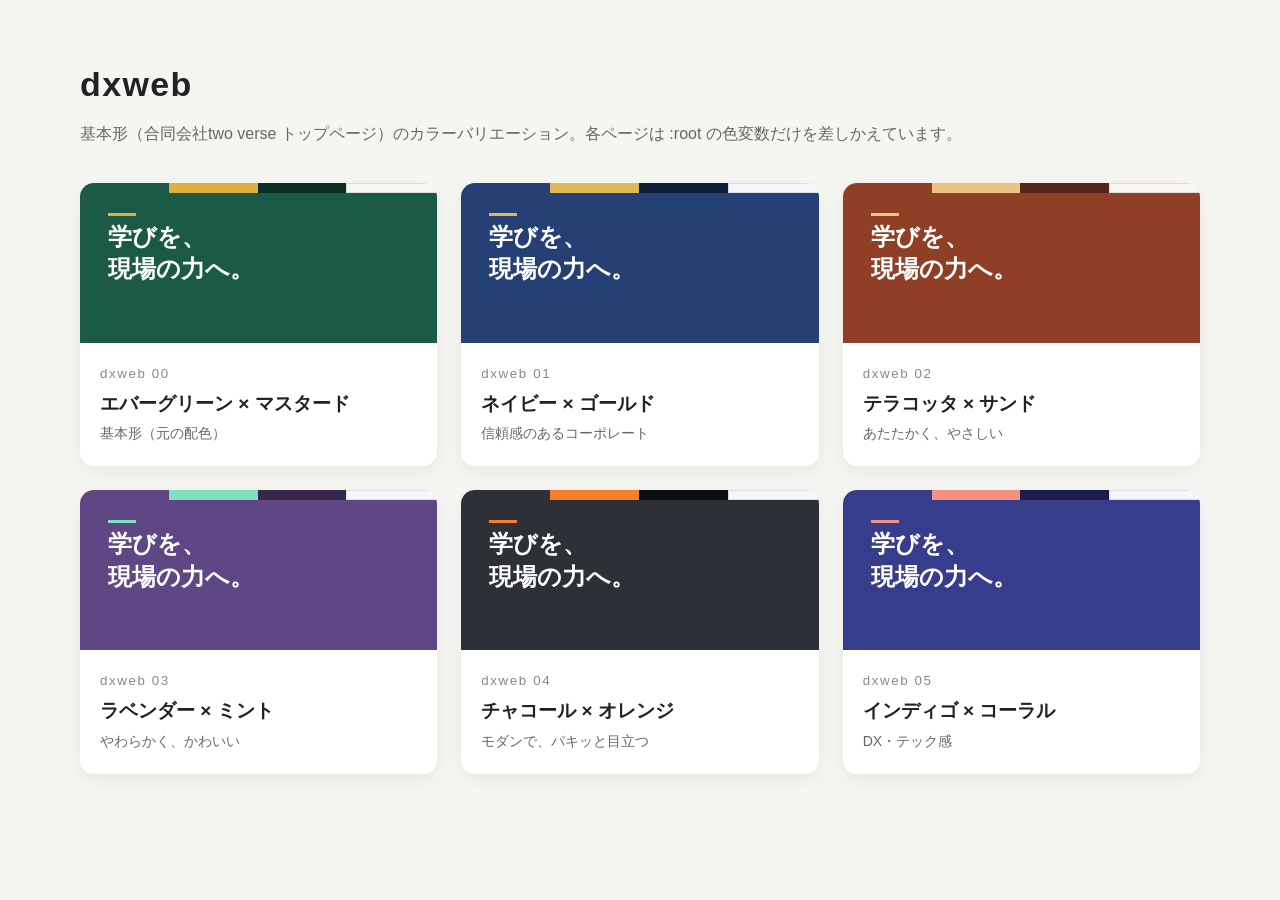
<file: index.html>
<!DOCTYPE html>
<html lang="ja"><head><meta charset="UTF-8"><meta name="viewport" content="width=device-width, initial-scale=1">
<title>dxweb｜カラーバリエーション一覧</title><meta name="robots" content="noindex, nofollow">
<style>
body{margin:0;background:#f5f5f2;color:#222;font-family:"Noto Sans JP","Hiragino Sans","Yu Gothic Medium",Meiryo,sans-serif;line-height:1.7}
main{max-width:1120px;margin:0 auto;padding:56px 24px 80px}
h1{font-size:34px;margin:0;letter-spacing:.04em} .lead{color:#666;margin:6px 0 36px}
.grid{display:grid;grid-template-columns:repeat(auto-fill,minmax(320px,1fr));gap:24px}
.v{display:block;background:#fff;border-radius:14px;overflow:hidden;color:inherit;text-decoration:none;box-shadow:0 6px 18px rgba(0,0,0,.06);transition:transform .25s,box-shadow .25s}
.v:hover{transform:translateY(-4px);box-shadow:0 16px 36px rgba(0,0,0,.1)} .v:focus-visible{outline:3px solid #333;outline-offset:3px}
.pv{height:150px;position:relative;padding:28px;color:#fff;box-sizing:border-box} .pv b{font-size:24px;line-height:1.35;position:relative}
.pv span{position:absolute;left:28px;top:20px;width:28px;height:3px}
.sw{display:flex} .sw i{flex:1;height:10px;box-sizing:border-box}
.meta{padding:16px 20px 20px} .meta small{color:#888;letter-spacing:.12em} .meta h2{font-size:19px;margin:2px 0} .meta p{margin:0;color:#666;font-size:14px}
</style></head><body><main>
<h1>dxweb</h1><p class="lead">基本形（合同会社two verse トップページ）のカラーバリエーション。各ページは :root の色変数だけを差しかえています。</p>
<div class="grid">
    <a class="v" href="00-evergreen/">
      <div class="sw"><i style="background:#1b5a47"></i><i style="background:#e0ae3a"></i><i style="background:#0d3025"></i><i style="background:#f5f7f1;border:1px solid #ddd"></i></div>
      <div class="pv" style="background:#1b5a47"><span style="background:#e0ae3a"></span><b>学びを、<br>現場の力へ。</b></div>
      <div class="meta"><small>dxweb 00</small><h2>エバーグリーン × マスタード</h2><p>基本形（元の配色）</p></div>
    </a>
    <a class="v" href="01-navy-gold/">
      <div class="sw"><i style="background:#254074"></i><i style="background:#dfb956"></i><i style="background:#0e1e3b"></i><i style="background:#f3f6fc;border:1px solid #ddd"></i></div>
      <div class="pv" style="background:#254074"><span style="background:#dfb956"></span><b>学びを、<br>現場の力へ。</b></div>
      <div class="meta"><small>dxweb 01</small><h2>ネイビー × ゴールド</h2><p>信頼感のあるコーポレート</p></div>
    </a>
    <a class="v" href="02-terracotta/">
      <div class="sw"><i style="background:#8f3f26"></i><i style="background:#eac582"></i><i style="background:#532617"></i><i style="background:#faf5ef;border:1px solid #ddd"></i></div>
      <div class="pv" style="background:#8f3f26"><span style="background:#eac582"></span><b>学びを、<br>現場の力へ。</b></div>
      <div class="meta"><small>dxweb 02</small><h2>テラコッタ × サンド</h2><p>あたたかく、やさしい</p></div>
    </a>
    <a class="v" href="03-lavender-mint/">
      <div class="sw"><i style="background:#5e4784"></i><i style="background:#7fe1c0"></i><i style="background:#35284b"></i><i style="background:#f7f5fb;border:1px solid #ddd"></i></div>
      <div class="pv" style="background:#5e4784"><span style="background:#7fe1c0"></span><b>学びを、<br>現場の力へ。</b></div>
      <div class="meta"><small>dxweb 03</small><h2>ラベンダー × ミント</h2><p>やわらかく、かわいい</p></div>
    </a>
    <a class="v" href="04-charcoal-orange/">
      <div class="sw"><i style="background:#2d3137"></i><i style="background:#f87e28"></i><i style="background:#0d0f12"></i><i style="background:#f5f6f8;border:1px solid #ddd"></i></div>
      <div class="pv" style="background:#2d3137"><span style="background:#f87e28"></span><b>学びを、<br>現場の力へ。</b></div>
      <div class="meta"><small>dxweb 04</small><h2>チャコール × オレンジ</h2><p>モダンで、パキッと目立つ</p></div>
    </a>
    <a class="v" href="05-indigo-coral/">
      <div class="sw"><i style="background:#363d8c"></i><i style="background:#f8907f"></i><i style="background:#191e4a"></i><i style="background:#f5f6fc;border:1px solid #ddd"></i></div>
      <div class="pv" style="background:#363d8c"><span style="background:#f8907f"></span><b>学びを、<br>現場の力へ。</b></div>
      <div class="meta"><small>dxweb 05</small><h2>インディゴ × コーラル</h2><p>DX・テック感</p></div>
    </a>
</div></main></body></html>
</file>
